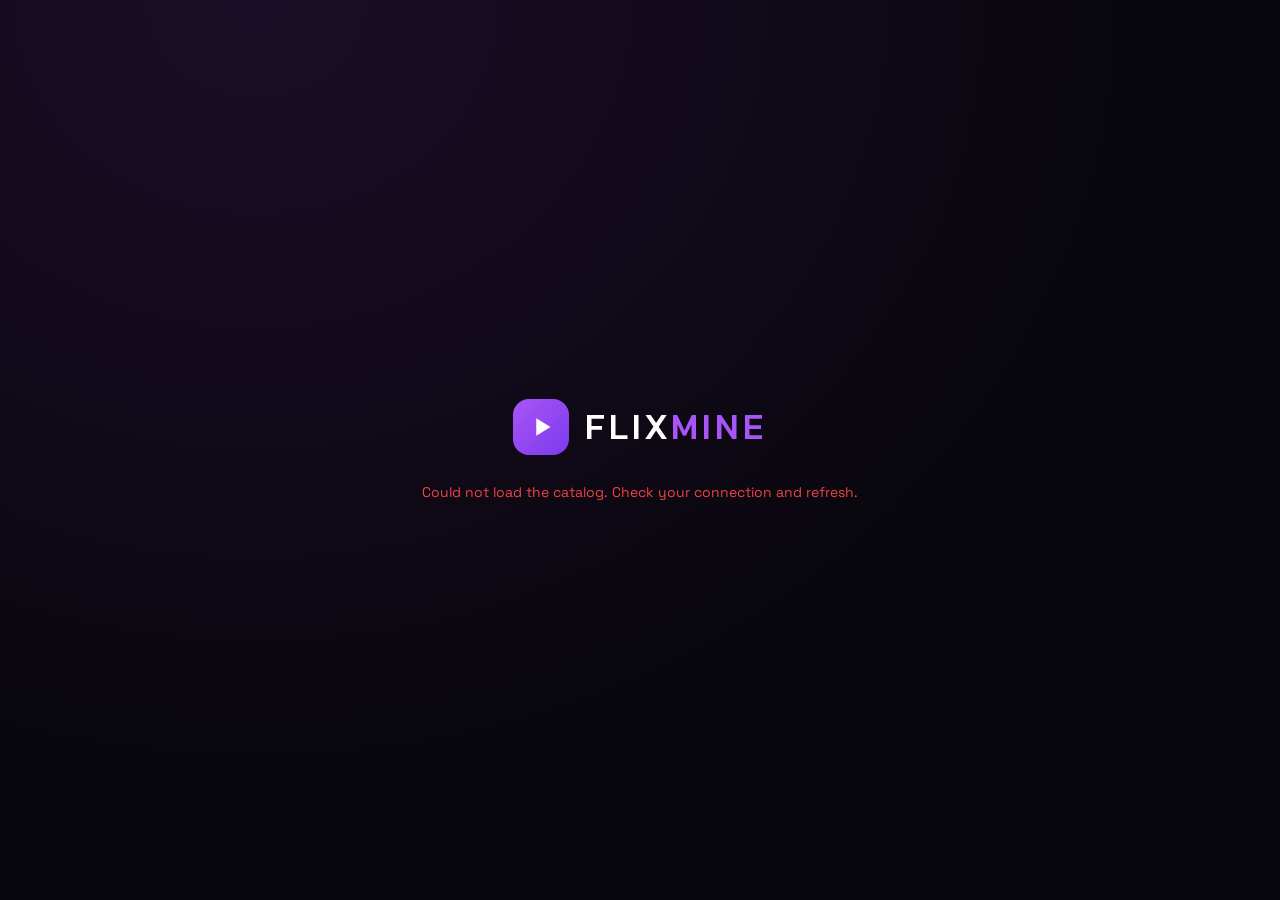
<file: index.html>
<!DOCTYPE html>
<html lang="en">
<head>
  <meta charset="UTF-8">
  <meta name="viewport" content="width=device-width, initial-scale=1.0">
  <title>FlixMine — Free Movies on YouTube</title>
  <meta name="description" content="FlixMine curates legally free movies from trusted YouTube channels. No accounts, no ads, no tracking — just free movies.">
  <link rel="icon" type="image/png" href="assets/flixmine-icon.png">
  <link rel="preconnect" href="https://fonts.googleapis.com">
  <link rel="preconnect" href="https://fonts.gstatic.com" crossorigin>
  <link href="https://fonts.googleapis.com/css2?family=Chakra+Petch:wght@400;500;600;700&family=Space+Grotesk:wght@400;500;600;700&display=swap" rel="stylesheet">
  <link rel="stylesheet" href="styles.css">
</head>
<body>

  <!-- ============ NAV ============ -->
  <header class="nav">
    <a class="logo" href="#home" aria-label="FlixMine home">
      <span class="logo-mark"><svg viewBox="0 0 24 24" fill="none"><path d="M9 6.5v11l9-5.5-9-5.5z" fill="#fff"/></svg></span>
      <span class="wordmark">FLIX<em>MINE</em></span>
    </a>
    <nav class="tabs" id="tabs" aria-label="Categories"></nav>
    <div class="nav-actions">
      <button class="icon-btn" id="btn-search" aria-label="Search" title="Search">
        <svg viewBox="0 0 24 24" fill="none" stroke="currentColor" stroke-width="2" stroke-linecap="round"><circle cx="11" cy="11" r="7"/><path d="m20 20-3.5-3.5"/></svg>
      </button>
      <button class="icon-btn" id="btn-about" aria-label="About" title="About">
        <svg viewBox="0 0 24 24" fill="none" stroke="currentColor" stroke-width="2" stroke-linecap="round"><circle cx="12" cy="12" r="9"/><path d="M12 11v6"/><circle cx="12" cy="7.5" r="0.5" fill="currentColor"/></svg>
      </button>
    </div>
  </header>

  <!-- ============ LOADING / ERROR ============ -->
  <div class="splash" id="splash">
    <div class="splash-logo">
      <span class="logo-mark logo-mark-lg"><svg viewBox="0 0 24 24" fill="none"><path d="M9 6.5v11l9-5.5-9-5.5z" fill="#fff"/></svg></span>
      <span class="wordmark wordmark-lg">FLIX<em>MINE</em></span>
    </div>
    <div class="splash-status" id="splash-status">Loading catalog…</div>
  </div>

  <!-- ============ BROWSE ============ -->
  <main class="browse" id="browse" hidden>
    <section class="hero" id="hero">
      <div class="hero-backdrop" id="hero-backdrop"></div>
      <div class="hero-tint"></div>
      <div class="hero-fade-left"></div>
      <div class="hero-fade-bottom"></div>
      <div class="hero-content" id="hero-content"></div>
    </section>
    <section class="rows" id="rows"></section>
  </main>

  <!-- ============ DETAIL ============ -->
  <div class="detail" id="detail" hidden>
    <div class="detail-backdrop" id="detail-backdrop"></div>
    <div class="hero-tint"></div>
    <div class="detail-fade"></div>
    <button class="back-btn" id="btn-back" aria-label="Back">← Back</button>
    <div class="detail-body" id="detail-body"></div>
  </div>

  <!-- ============ SEARCH ============ -->
  <div class="search" id="search" hidden>
    <div class="search-bar">
      <svg viewBox="0 0 24 24" fill="none" stroke="currentColor" stroke-width="2" stroke-linecap="round"><circle cx="11" cy="11" r="7"/><path d="m20 20-3.5-3.5"/></svg>
      <input type="text" id="search-input" placeholder="Search movies…" autocomplete="off">
      <button class="back-btn" id="btn-search-close">Close</button>
    </div>
    <div class="search-results" id="search-results"></div>
  </div>

  <!-- ============ ABOUT ============ -->
  <div class="about" id="about" hidden>
    <button class="back-btn about-back" id="btn-about-close">← Back</button>
    <div class="about-content">
      <div class="about-label">ABOUT</div>
      <h1>FlixMine</h1>
      <div class="about-version">Version 1.0</div>
      <p>There are more than enough great movies out there to enjoy — you shouldn't need a dozen subscriptions to watch them. FlixMine brings together free, legal movies from YouTube and gives you a premium discovery experience, so finding your next favorite film feels just as good as watching it.</p>
      <div class="about-made-by">
        <span>Made by</span>
        <a href="https://neeko-portfolio.pages.dev/" target="_blank" rel="noopener">
          <img src="assets/neeko_logo.png" alt="neeko">
        </a>
      </div>
    </div>
    <div class="tmdb-attribution">Movie data provided by <span class="tmdb-logo">TMDB</span></div>
  </div>

  <!-- ============ PLAYER MODAL ============ -->
  <div class="player" id="player" hidden>
    <button class="back-btn player-close" id="btn-player-close">✕ Close</button>
    <div class="player-frame" id="player-frame"></div>
  </div>

  <footer class="site-footer" id="site-footer" hidden>
    <span>FlixMine does not host or stream any video content. All playback happens on YouTube via official channels.</span>
    <span class="tmdb-line">Movie data provided by <span class="tmdb-logo">TMDB</span></span>
  </footer>

  <script src="app.js"></script>
</body>
</html>
</file>
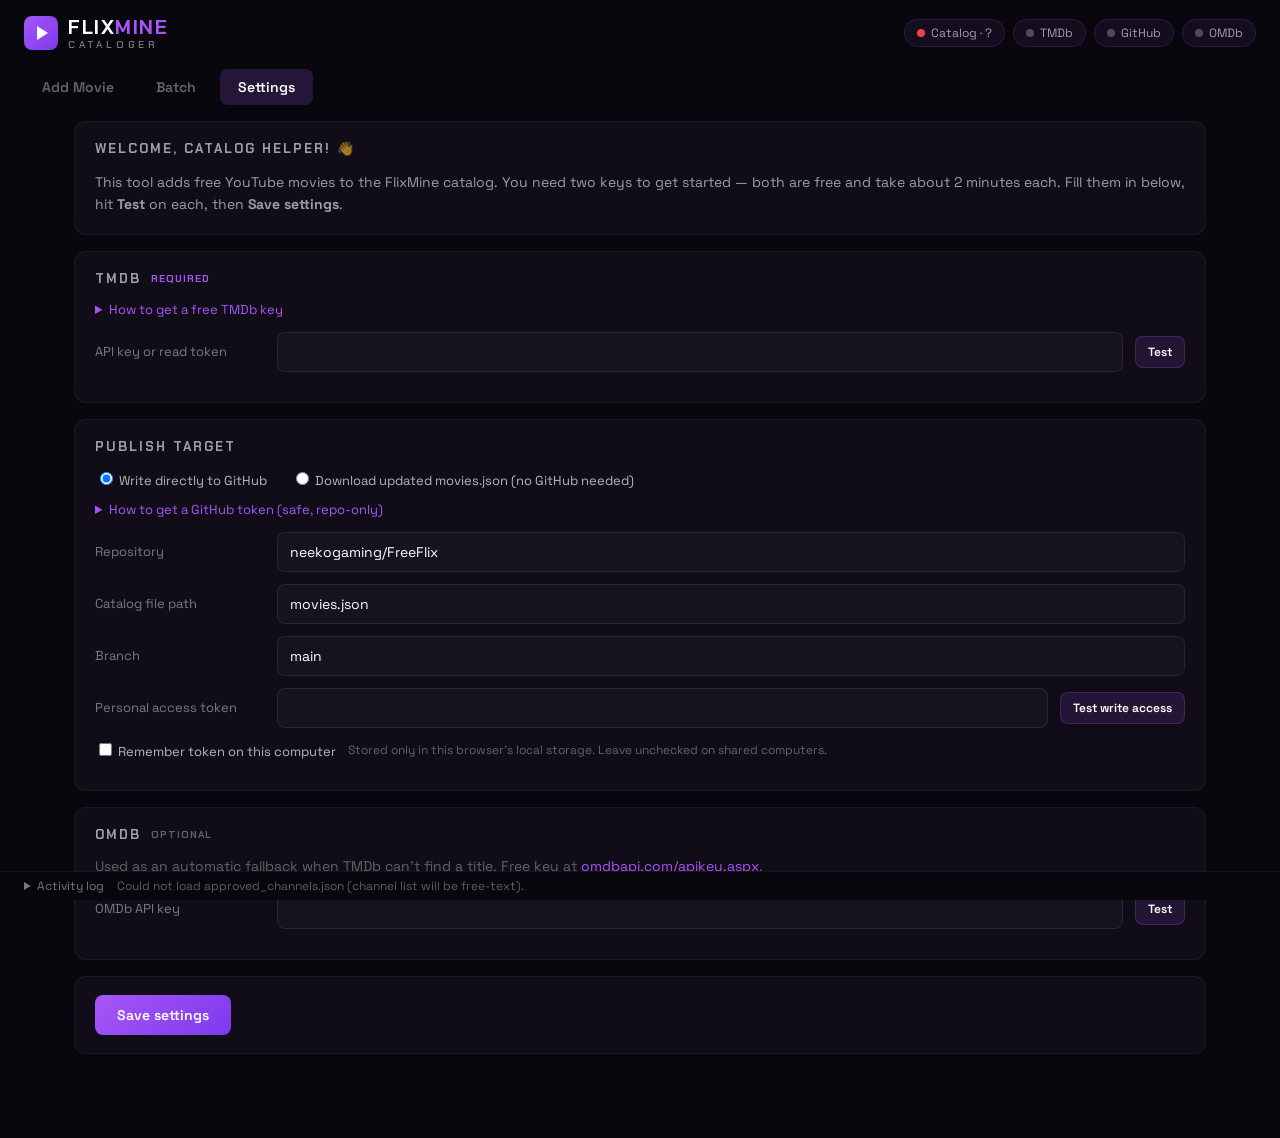
<file: cataloger/index.html>
<!DOCTYPE html>
<html lang="en">
<head>
<meta charset="UTF-8">
<meta name="viewport" content="width=device-width, initial-scale=1.0">
<meta name="robots" content="noindex">
<title>FlixMine Cataloger</title>
<link rel="preconnect" href="https://fonts.googleapis.com">
<link rel="preconnect" href="https://fonts.gstatic.com" crossorigin>
<link href="https://fonts.googleapis.com/css2?family=Chakra+Petch:wght@600;700&family=Space+Grotesk:wght@400;500;600&display=swap" rel="stylesheet">
<link rel="stylesheet" href="styles.css">
</head>
<body>

<header class="topbar">
    <div class="brand">
        <div class="logomark"><span class="play"></span></div>
        <div class="wordmark">
            <span class="flix">FLIX</span><span class="mine">MINE</span>
            <span class="sub">CATALOGER</span>
        </div>
    </div>
    <div class="status-chips">
        <div class="chip" id="chipCatalog" title="Catalog"><span class="dot" id="dotCatalog"></span><span id="chipCatalogText">Catalog</span></div>
        <div class="chip" id="chipTmdb" title="TMDb"><span class="dot" id="dotTmdb"></span>TMDb</div>
        <div class="chip" id="chipGithub" title="GitHub"><span class="dot" id="dotGithub"></span>GitHub</div>
        <div class="chip" id="chipOmdb" title="OMDb (optional)"><span class="dot" id="dotOmdb"></span>OMDb</div>
    </div>
</header>

<nav class="tabs">
    <button class="tab active" id="tabAdd" data-view="viewAdd">Add Movie</button>
    <button class="tab" id="tabBatch" data-view="viewBatch">Batch <span class="tab-badge" id="batchBadge" hidden>0</span></button>
    <button class="tab" id="tabSettings" data-view="viewSettings">Settings</button>
</nav>

<main>

<!-- ============ ADD MOVIE ============ -->
<section class="view active" id="viewAdd">

    <div class="card" id="linkCard">
        <div class="card-title">1 · YouTube Link</div>
        <div class="link-row">
            <input type="text" id="ytUrl" placeholder="Paste a YouTube movie link — matching starts automatically" autocomplete="off" spellcheck="false">
            <span class="link-status" id="ytStatus"></span>
        </div>
        <div class="yt-info" id="ytInfo" hidden>
            <a id="ytThumbLink" target="_blank" rel="noopener" title="Open on YouTube">
                <img id="ytThumb" alt="Video thumbnail">
            </a>
            <div class="yt-fields">
                <label>Detected title <span class="hint">(edit + press Enter to re-search)</span></label>
                <input type="text" id="ytTitle" autocomplete="off" spellcheck="false">
                <div class="raw-title" id="rawTitleRow" hidden>
                    <span class="raw-label">Full title:</span> <span id="rawTitleText"></span>
                    <a href="#" id="useFullTitle">use full title ↩</a>
                </div>
                <div class="yt-meta">
                    <span>Channel: <b id="ytChannelRaw">—</b></span>
                    <span>Video ID: <code id="ytVideoId">—</code></span>
                    <a id="ytOpenLink" target="_blank" rel="noopener">Open on YouTube ↗</a>
                </div>
            </div>
        </div>
    </div>

    <div class="card" id="matchCard" hidden>
        <div class="card-title">2 · Match <span class="match-status" id="matchStatus"></span></div>
        <div class="cand-list" id="candList"></div>
        <details class="manual-tools">
            <summary>Manual lookup tools</summary>
            <div class="manual-grid">
                <div class="manual-item">
                    <label>TMDb ID</label>
                    <div class="pair"><input type="text" id="manTmdbId" placeholder="e.g. 397852"><button class="btn small" id="btnLoadTmdb">Load</button></div>
                </div>
                <div class="manual-item">
                    <label>IMDb ID or URL</label>
                    <div class="pair"><input type="text" id="manImdb" placeholder="tt1234567"><button class="btn small" id="btnFindImdb">Find</button></div>
                </div>
                <div class="manual-item buttons">
                    <button class="btn small" id="btnImdbWeb">Search IMDb in browser ↗</button>
                    <button class="btn small" id="btnOmdb">Try OMDb fallback</button>
                </div>
            </div>
        </details>
    </div>

    <div class="card verify-card" id="verifyCard" hidden>
        <div class="verify-backdrop" id="vBackdropWrap"><img id="vBackdrop" alt=""></div>
        <div class="verify-body">
            <div class="verify-left">
                <img id="vPoster" class="v-poster" alt="Poster">
                <div class="compare">
                    <div class="compare-label">Video thumbnail</div>
                    <img id="vYtThumb" class="v-ytthumb" alt="YouTube thumbnail">
                </div>
            </div>
            <div class="verify-right">
                <div class="card-title">3 · Verify &amp; Add</div>
                <h2 id="vTitle">—</h2>
                <div class="v-meta" id="vMeta">—</div>
                <div class="v-genres" id="vGenres"></div>
                <p class="v-overview" id="vOverview"></p>
                <div class="v-credits"><span id="vDirector"></span><span id="vCast"></span></div>

                <div class="channel-row">
                    <label>Channel</label>
                    <select id="channelSelect"></select>
                    <input type="text" id="channelCustom" placeholder="custom_channel_id" hidden>
                    <span class="channel-warn" id="channelWarn" hidden>⚠ not in approved_channels.json</span>
                </div>

                <div class="append-row">
                    <div class="badge" id="dupBadge">Checking duplicates…</div>
                    <div class="next-id" id="nextIdText">Next ID: —</div>
                    <button class="btn primary" id="btnAppend" disabled>Add to Catalog</button>
                    <button class="btn" id="btnSkipDup" hidden>Skip — already in catalog ▸</button>
                </div>
                <div class="append-status" id="appendStatus"></div>

                <details class="json-details">
                    <summary>JSON preview</summary>
                    <pre id="jsonPreview"></pre>
                    <button class="btn small" id="btnCopyJson">Copy JSON</button>
                </details>
            </div>
        </div>
    </div>

    <div class="card" id="recentCard" hidden>
        <div class="card-title">Recently added <button class="btn tiny" id="btnRefreshRecent">refresh</button></div>
        <div class="recent-strip" id="recentList"></div>
    </div>

</section>

<!-- ============ BATCH ============ -->
<section class="view" id="viewBatch">
    <div class="card">
        <div class="card-title">Batch links</div>
        <textarea id="batchLinks" placeholder="Paste many YouTube links — one per line (or separated by spaces)"></textarea>
        <div class="batch-controls">
            <button class="btn primary" id="btnBuildQueue">Build Queue &amp; Auto-Match</button>
            <button class="btn" id="btnReviewNext" disabled>Review Next Ready ▸</button>
            <button class="btn" id="btnExportSkipped" disabled>Copy skipped links</button>
            <button class="btn danger" id="btnClearQueue">Clear queue</button>
        </div>
    </div>
    <div class="card">
        <div class="card-title">Queue <span class="match-status" id="batchCounts"></span></div>
        <div class="batch-progress" id="batchProgress" hidden><div class="bar" id="batchProgressBar"></div></div>
        <table class="batch-table">
            <thead><tr><th></th><th>Video</th><th>Best match</th><th>Confidence</th><th></th></tr></thead>
            <tbody id="batchTableBody"></tbody>
        </table>
    </div>
</section>

<!-- ============ SETTINGS ============ -->
<section class="view" id="viewSettings">

    <div class="card welcome" id="firstRunBanner" hidden>
        <div class="card-title">Welcome, catalog helper! 👋</div>
        <p>This tool adds free YouTube movies to the FlixMine catalog. You need two keys to get started —
        both are free and take about 2 minutes each. Fill them in below, hit <b>Test</b> on each, then <b>Save settings</b>.</p>
    </div>

    <div class="card">
        <div class="card-title">TMDb <span class="req">required</span> <span class="test-msg" id="tmdbTestMsg"></span></div>
        <details class="howto"><summary>How to get a free TMDb key</summary>
            <ol>
                <li>Create a free account at <a href="https://www.themoviedb.org/signup" target="_blank" rel="noopener">themoviedb.org</a></li>
                <li>Go to <a href="https://www.themoviedb.org/settings/api" target="_blank" rel="noopener">Settings → API</a> and request a key (choose "Developer", any personal use reason is fine)</li>
                <li>Copy either the <b>API Key</b> or the <b>API Read Access Token</b> — both work here</li>
            </ol>
        </details>
        <div class="form-row">
            <label>API key or read token</label>
            <input type="password" id="setTmdb" autocomplete="off">
            <button class="btn small" id="btnTestTmdb">Test</button>
        </div>
    </div>

    <div class="card">
        <div class="card-title">Publish target <span class="test-msg" id="ghTestMsg"></span></div>
        <div class="form-row radio-row">
            <label><input type="radio" name="target" id="targetGithub" checked> Write directly to GitHub</label>
            <label><input type="radio" name="target" id="targetDownload"> Download updated movies.json (no GitHub needed)</label>
        </div>
        <div id="githubSettings">
            <details class="howto"><summary>How to get a GitHub token (safe, repo-only)</summary>
                <ol>
                    <li>You need a GitHub account and write access to the catalog repo (ask neeko to add you as a collaborator)</li>
                    <li>Go to <a href="https://github.com/settings/personal-access-tokens/new" target="_blank" rel="noopener">github.com → Settings → Developer settings → Fine-grained tokens → Generate new token</a></li>
                    <li>Under <b>Repository access</b> pick <b>Only select repositories</b> → choose the catalog repo</li>
                    <li>Under <b>Permissions → Repository permissions</b> set <b>Contents</b> to <b>Read and write</b>. Nothing else is needed.</li>
                    <li>Generate and copy the token (starts with <code>github_pat_</code>)</li>
                </ol>
            </details>
            <div class="form-row"><label>Repository</label><input type="text" id="setRepo" placeholder="owner/repo"></div>
            <div class="form-row"><label>Catalog file path</label><input type="text" id="setPath" placeholder="movies.json"></div>
            <div class="form-row"><label>Branch</label><input type="text" id="setBranch" placeholder="main"></div>
            <div class="form-row">
                <label>Personal access token</label>
                <input type="password" id="setToken" autocomplete="off">
                <button class="btn small" id="btnTestGithub">Test write access</button>
            </div>
            <div class="form-row check-row">
                <label><input type="checkbox" id="setRemember"> Remember token on this computer</label>
                <span class="hint">Stored only in this browser's local storage. Leave unchecked on shared computers.</span>
            </div>
        </div>
    </div>

    <div class="card">
        <div class="card-title">OMDb <span class="opt">optional</span> <span class="test-msg" id="omdbTestMsg"></span></div>
        <p class="hint">Used as an automatic fallback when TMDb can't find a title. Free key at
            <a href="https://www.omdbapi.com/apikey.aspx" target="_blank" rel="noopener">omdbapi.com/apikey.aspx</a>.</p>
        <div class="form-row">
            <label>OMDb API key</label>
            <input type="password" id="setOmdb" autocomplete="off">
            <button class="btn small" id="btnTestOmdb">Test</button>
        </div>
    </div>

    <div class="card save-card">
        <button class="btn primary" id="btnSaveSettings">Save settings</button>
        <span class="test-msg" id="saveMsg"></span>
    </div>

</section>

</main>

<footer class="logbar">
    <details id="logDetails">
        <summary>Activity log <span id="logLatest"></span></summary>
        <div class="log-actions"><button class="btn tiny" id="btnClearLog">clear</button></div>
        <ul id="logList"></ul>
    </details>
</footer>

<!-- bump ?v= on every app.js change so browsers can't serve a stale copy -->
<script src="app.js?v=10"></script>
</body>
</html>
</file>
<file: styles.css>
/* ============ FlixMine design system ============ */
:root {
  --bg: #09070E;
  --primary: #A855F7;
  --primary-dark: #7C3AED;
  --youtube-red: #FF0000;
  --white: #FFFFFF;

  --text-focused: rgba(255,255,255,0.7);
  --text-section: rgba(255,255,255,0.6);
  --text-meta: rgba(255,255,255,0.45);
  --text-inactive-tab: rgba(255,255,255,0.38);
  --text-description: rgba(255,255,255,0.35);
  --text-label: rgba(255,255,255,0.3);
  --text-attribution: rgba(255,255,255,0.25);

  --surface-button: rgba(255,255,255,0.06);
  --surface-border: rgba(255,255,255,0.08);
  --surface-poster-border: rgba(255,255,255,0.05);

  --primary-rating-bg: rgba(168,85,247,0.2);
  --primary-tab-bg: rgba(168,85,247,0.18);
  --primary-poster-border: rgba(168,85,247,0.15);
  --primary-button-bg: rgba(168,85,247,0.12);
  --primary-pill-bg: rgba(168,85,247,0.08);

  --font-display: 'Chakra Petch', sans-serif;
  --font-body: 'Space Grotesk', sans-serif;
}

* { margin: 0; padding: 0; box-sizing: border-box; }
html, body { height: 100%; }
body {
  background: var(--bg);
  color: var(--white);
  font-family: var(--font-body);
  overflow-x: hidden;
}
button { font-family: var(--font-body); cursor: pointer; }
[hidden] { display: none !important; }

::-webkit-scrollbar { width: 8px; height: 8px; }
::-webkit-scrollbar-track { background: transparent; }
::-webkit-scrollbar-thumb { background: rgba(168,85,247,0.25); border-radius: 4px; }
::-webkit-scrollbar-thumb:hover { background: rgba(168,85,247,0.5); }

/* ============ Logo ============ */
.logo { display: flex; align-items: center; gap: 10px; text-decoration: none; }
.logo-mark {
  width: 32px; height: 32px; border-radius: 9px;
  background: linear-gradient(135deg, var(--primary), var(--primary-dark));
  display: inline-flex; align-items: center; justify-content: center;
  flex-shrink: 0;
}
.logo-mark svg { width: 22px; height: 22px; }
.logo-mark-lg { width: 56px; height: 56px; border-radius: 16px; }
.logo-mark-lg svg { width: 38px; height: 38px; }
.wordmark {
  font-family: var(--font-display); font-weight: 700;
  font-size: 18px; letter-spacing: 2px; color: var(--white);
}
.wordmark em { font-style: normal; color: var(--primary); }
.wordmark-lg { font-size: 34px; letter-spacing: 4px; }

/* ============ Nav ============ */
.nav {
  position: fixed; top: 0; left: 0; right: 0; z-index: 50;
  display: flex; align-items: center; gap: 28px;
  padding: 18px 40px;
  background: linear-gradient(to bottom, rgba(9,7,14,0.9), rgba(9,7,14,0));
}
.tabs { display: flex; gap: 4px; flex: 1; overflow-x: auto; scrollbar-width: none; }
.tabs::-webkit-scrollbar { display: none; }
.tab {
  background: transparent; border: none;
  color: var(--text-inactive-tab);
  font-size: 14px; font-weight: 500;
  padding: 7px 14px; border-radius: 999px;
  white-space: nowrap;
  transition: color .15s, background .15s;
}
.tab:hover { color: var(--text-focused); }
.tab.active { background: var(--primary-tab-bg); color: var(--white); }
.nav-actions { display: flex; gap: 8px; }
.icon-btn {
  width: 36px; height: 36px; border-radius: 50%;
  background: var(--surface-button); border: 1px solid var(--surface-border);
  color: var(--text-focused);
  display: inline-flex; align-items: center; justify-content: center;
  transition: background .15s, color .15s;
}
.icon-btn svg { width: 17px; height: 17px; }
.icon-btn:hover { background: var(--primary-tab-bg); color: var(--white); }

/* ============ Splash ============ */
.splash {
  position: fixed; inset: 0; z-index: 100;
  background: radial-gradient(ellipse at 20% 0%, rgba(45,20,65,0.5), transparent 60%), var(--bg);
  display: flex; flex-direction: column; align-items: center; justify-content: center; gap: 28px;
}
.splash-logo { display: flex; align-items: center; gap: 16px; }
.splash-status { color: var(--text-label); font-size: 14px; }
.splash-status.error { color: #EF4444; }

/* ============ Hero ============ */
.browse { min-height: 100vh; display: flex; flex-direction: column; }
.hero { position: relative; height: 62vh; min-height: 420px; }
.hero-backdrop, .detail-backdrop {
  position: absolute; inset: 0;
  background-size: cover; background-position: center 20%;
  transition: opacity .5s ease;
}
.hero-tint {
  position: absolute; inset: 0;
  background: radial-gradient(ellipse at 0% 0%, rgba(45,20,65,0.5), transparent 65%);
}
.hero-fade-left {
  position: absolute; inset: 0;
  background: linear-gradient(to right, var(--bg) 0%, rgba(9,7,14,0.85) 25%, rgba(9,7,14,0) 65%);
}
.hero-fade-bottom {
  position: absolute; inset: 0;
  background: linear-gradient(to top, var(--bg) 0%, rgba(9,7,14,0) 40%);
}
.hero-content {
  position: relative; z-index: 2;
  height: 100%; display: flex; flex-direction: column; justify-content: flex-end;
  padding: 0 40px 24px; max-width: 640px;
}
.hero-title {
  font-family: var(--font-display); font-weight: 700;
  font-size: clamp(34px, 5vw, 58px); line-height: 0.95;
  letter-spacing: 1px; text-transform: uppercase;
  margin-bottom: 16px;
}
.meta-row { display: flex; align-items: center; gap: 12px; flex-wrap: wrap; margin-bottom: 14px; }
.rating-badge {
  background: var(--primary-rating-bg); color: var(--primary);
  font-weight: 600; font-size: 13px;
  padding: 3px 9px; border-radius: 6px;
  display: inline-flex; align-items: center; gap: 4px;
}
.meta-text { color: var(--text-meta); font-size: 14px; font-weight: 500; }
.meta-dot { color: var(--text-meta); font-size: 10px; }
.hero-overview {
  color: var(--text-description); font-size: 14.5px; line-height: 1.55;
  margin-bottom: 18px;
  display: -webkit-box; -webkit-line-clamp: 2; -webkit-box-orient: vertical; overflow: hidden;
}
.source-row { display: flex; align-items: center; gap: 14px; flex-wrap: wrap; }
.yt-label { display: inline-flex; align-items: center; gap: 8px; color: var(--text-label); font-size: 13px; font-weight: 500; }
.yt-icon { width: 22px; height: 16px; }
.channel-pill {
  display: inline-flex; align-items: center; gap: 7px;
  background: var(--primary-pill-bg); border: 1px solid var(--primary-poster-border);
  color: rgba(168,85,247,0.85);
  font-size: 12.5px; font-weight: 500;
  padding: 4px 12px 4px 5px; border-radius: 999px;
}
.channel-pill img { width: 20px; height: 20px; border-radius: 50%; }
.channel-pill.no-logo { padding-left: 12px; }

/* ============ Poster rows ============ */
.rows { position: relative; z-index: 3; padding: 0 0 40px; margin-top: -8px; }
.row { margin-bottom: 26px; }
.row-header {
  color: var(--text-section); font-size: 14px; font-weight: 600;
  padding: 0 40px; margin-bottom: 10px;
}
.row-scroller {
  display: flex; gap: 12px; overflow-x: auto;
  padding: 4px 40px 8px;
  scrollbar-width: none;
}
.row-scroller::-webkit-scrollbar { display: none; }
.poster-card {
  flex: 0 0 auto; width: 138px;
  background: none; border: 2px solid var(--surface-poster-border);
  border-radius: 8px; overflow: hidden;
  aspect-ratio: 2 / 3; position: relative;
  padding: 0;
  transition: transform .18s ease, border-color .18s ease;
}
.poster-card img { width: 100%; height: 100%; object-fit: cover; display: block; }
.poster-card:hover, .poster-card:focus-visible {
  transform: scale(1.06);
  border-color: var(--primary);
  outline: none; z-index: 2;
}
.poster-fallback {
  width: 100%; height: 100%;
  display: flex; align-items: center; justify-content: center;
  padding: 12px; text-align: center;
  color: var(--text-label); font-size: 12px; font-weight: 500;
  background: var(--surface-button);
}

/* ============ Detail ============ */
.detail { position: fixed; inset: 0; z-index: 60; background: var(--bg); overflow-y: auto; }
.detail-backdrop { position: fixed; }
.detail-fade {
  position: fixed; inset: 0;
  background:
    linear-gradient(to right, var(--bg) 0%, rgba(9,7,14,0.88) 32%, rgba(9,7,14,0.2) 70%),
    linear-gradient(to top, var(--bg) 6%, rgba(9,7,14,0) 50%);
}
.back-btn {
  background: var(--surface-button); border: 1px solid var(--surface-border);
  color: var(--text-focused); font-size: 13px; font-weight: 500;
  padding: 8px 18px; border-radius: 999px;
  transition: background .15s, color .15s;
}
.back-btn:hover { background: var(--primary-tab-bg); color: var(--white); }
.detail > .back-btn { position: fixed; top: 20px; left: 40px; z-index: 5; }
.detail-body {
  position: relative; z-index: 2;
  min-height: 100vh;
  display: flex; align-items: flex-end; gap: 36px;
  padding: 110px 40px 60px;
  max-width: 1100px;
}
.detail-poster {
  width: 220px; flex-shrink: 0;
  aspect-ratio: 2 / 3; border-radius: 10px; overflow: hidden;
  border: 1px solid var(--surface-border);
  box-shadow: 0 20px 60px rgba(0,0,0,0.6);
}
.detail-poster img { width: 100%; height: 100%; object-fit: cover; display: block; }
.detail-info { flex: 1; min-width: 0; }
.detail-title {
  font-family: var(--font-display); font-weight: 700;
  font-size: clamp(28px, 4vw, 44px); line-height: 0.95;
  letter-spacing: 1px; text-transform: uppercase;
  margin-bottom: 14px;
}
.detail-overview { color: var(--text-description); font-size: 14.5px; line-height: 1.6; margin: 16px 0; max-width: 620px; }
.credits { margin-bottom: 22px; }
.credit-line { font-size: 13px; margin-bottom: 5px; }
.credit-line .label { color: var(--text-label); }
.credit-line .names { color: var(--text-meta); }
.detail-actions { display: flex; align-items: center; gap: 14px; flex-wrap: wrap; margin-bottom: 20px; }
.btn-watch {
  background: linear-gradient(135deg, var(--primary), var(--primary-dark));
  border: none; color: var(--white);
  font-size: 14px; font-weight: 600;
  padding: 12px 26px; border-radius: 999px;
  display: inline-flex; align-items: center; gap: 9px;
  transition: filter .15s, transform .15s;
}
.btn-watch:hover { filter: brightness(1.15); transform: translateY(-1px); }
.btn-watch svg { width: 16px; height: 16px; }
.btn-youtube {
  background: var(--primary-button-bg); border: 1px solid var(--primary-poster-border);
  color: var(--text-focused); font-size: 13px; font-weight: 500;
  padding: 11px 20px; border-radius: 999px;
  text-decoration: none;
  display: inline-flex; align-items: center; gap: 8px;
  transition: background .15s, color .15s;
}
.btn-youtube:hover { background: var(--primary-tab-bg); color: var(--white); }
.detail-attribution { color: var(--text-attribution); font-size: 11px; }

/* ============ Search ============ */
.search { position: fixed; inset: 0; z-index: 70; background: var(--bg); overflow-y: auto; }
.search-bar {
  position: sticky; top: 0; z-index: 2;
  display: flex; align-items: center; gap: 14px;
  padding: 24px 40px;
  background: linear-gradient(to bottom, var(--bg) 70%, rgba(9,7,14,0));
}
.search-bar svg { width: 20px; height: 20px; color: var(--text-label); flex-shrink: 0; }
#search-input {
  flex: 1; background: transparent; border: none; outline: none;
  color: var(--white); font-family: var(--font-body);
  font-size: 22px; font-weight: 500;
}
#search-input::placeholder { color: var(--text-label); }
.search-results {
  display: grid; grid-template-columns: repeat(auto-fill, minmax(138px, 1fr));
  gap: 14px; padding: 10px 40px 50px;
}
.search-results .poster-card { width: 100%; }
.search-empty { grid-column: 1 / -1; color: var(--text-label); font-size: 14px; padding: 30px 0; text-align: center; }

/* ============ About ============ */
.about {
  position: fixed; inset: 0; z-index: 70;
  background: radial-gradient(ellipse at 20% 0%, rgba(45,20,65,0.4), transparent 60%), var(--bg);
  display: flex; flex-direction: column; align-items: center; justify-content: center;
  overflow-y: auto;
}
.about-back { position: fixed; top: 20px; right: 40px; }
.about-content { max-width: 660px; text-align: center; padding: 40px 24px; }
.about-label { color: var(--primary); font-family: var(--font-display); font-weight: 600; font-size: 14px; letter-spacing: 5px; margin-bottom: 20px; }
.about-content h1 { font-family: var(--font-display); font-weight: 700; font-size: 40px; margin-bottom: 6px; }
.about-version { color: var(--text-label); font-size: 14px; margin-bottom: 30px; }
.about-content p { color: var(--text-description); font-size: 15px; line-height: 1.7; margin-bottom: 44px; }
.about-made-by { display: flex; flex-direction: column; align-items: center; gap: 12px; color: var(--text-label); font-size: 13px; }
.about-made-by img { height: 30px; opacity: 0.85; transition: opacity .15s, transform .15s; }
.about-made-by a:hover img { opacity: 1; transform: translateY(-1px); }
.tmdb-attribution {
  position: fixed; bottom: 24px; left: 0; right: 0;
  text-align: center; color: var(--text-attribution); font-size: 12px;
}
.tmdb-logo {
  display: inline-block; padding: 2px 7px; border-radius: 4px;
  background: linear-gradient(90deg, #90CEA1, #01B4E4);
  color: #0d253f; font-weight: 700; font-size: 10px; letter-spacing: 1px;
  vertical-align: middle;
}

/* ============ Player ============ */
.player {
  position: fixed; inset: 0; z-index: 90;
  background: rgba(9,7,14,0.96);
  display: flex; align-items: center; justify-content: center;
}
.player-close { position: fixed; top: 20px; right: 40px; z-index: 2; }
.player-frame { width: min(1100px, 92vw); aspect-ratio: 16 / 9; }
.player-frame iframe { width: 100%; height: 100%; border: none; border-radius: 10px; }

/* ============ Footer ============ */
.site-footer {
  display: flex; flex-direction: column; gap: 8px; align-items: center;
  padding: 26px 40px 34px;
  color: var(--text-attribution); font-size: 12px; text-align: center;
}

/* ============ Responsive ============ */
@media (max-width: 760px) {
  .nav { padding: 12px 16px; gap: 12px; }
  .wordmark { font-size: 15px; }
  .hero-content, .row-header { padding-left: 16px; padding-right: 16px; }
  .row-scroller { padding-left: 16px; padding-right: 16px; }
  .hero { height: 72vh; }
  .hero-content { max-width: 100%; }
  .poster-card { width: 108px; }
  .detail-body { flex-direction: column; align-items: flex-start; padding: 90px 16px 40px; }
  .detail-poster { width: 150px; }
  .detail > .back-btn { left: 16px; }
  .about-back, .player-close { right: 16px; }
  .search-bar { padding: 16px; }
  .search-results { padding: 10px 16px 40px; grid-template-columns: repeat(auto-fill, minmax(104px, 1fr)); }
  .site-footer { padding: 20px 16px 28px; }
}
</file>
<file: cataloger/styles.css>
:root {
    --bg: #09070E;
    --card: #100D18;
    --card2: #16121F;
    --primary: #A855F7;
    --primary-dark: #7C3AED;
    --green: #22C55E;
    --amber: #F59E0B;
    --red: #EF4444;
    --t100: #FFFFFF;
    --t70: rgba(255,255,255,0.7);
    --t60: rgba(255,255,255,0.6);
    --t45: rgba(255,255,255,0.45);
    --t35: rgba(255,255,255,0.35);
    --t25: rgba(255,255,255,0.25);
    --border: rgba(168,85,247,0.15);
    --font-head: 'Chakra Petch', sans-serif;
    --font-body: 'Space Grotesk', sans-serif;
}

* { box-sizing: border-box; }

body {
    margin: 0;
    background: var(--bg);
    color: var(--t100);
    font-family: var(--font-body);
    font-size: 14px;
    min-height: 100vh;
    padding-bottom: 60px;
}

a { color: var(--primary); text-decoration: none; }
a:hover { text-decoration: underline; }
code { font-family: Consolas, monospace; color: var(--t70); }

/* ---------- Top bar ---------- */
.topbar {
    display: flex; align-items: center; justify-content: space-between;
    padding: 14px 24px 10px;
}
.brand { display: flex; align-items: center; gap: 10px; }
.logomark {
    width: 34px; height: 34px; border-radius: 8px;
    background: linear-gradient(135deg, var(--primary), var(--primary-dark));
    display: flex; align-items: center; justify-content: center;
}
.logomark .play {
    width: 0; height: 0;
    border-left: 11px solid #fff;
    border-top: 7px solid transparent;
    border-bottom: 7px solid transparent;
    margin-left: 3px;
}
.wordmark { font-family: var(--font-head); font-weight: 700; font-size: 20px; letter-spacing: 1.5px; }
.wordmark .flix { color: var(--t100); }
.wordmark .mine { color: var(--primary); }
.wordmark .sub {
    display: block; font-size: 10px; letter-spacing: 4px; color: var(--t45);
    font-weight: 600; margin-top: -2px;
}

.status-chips { display: flex; gap: 8px; flex-wrap: wrap; }
.chip {
    display: flex; align-items: center; gap: 6px;
    background: rgba(168,85,247,0.08);
    border: 1px solid var(--border);
    padding: 5px 12px; border-radius: 999px;
    font-size: 12px; color: var(--t60);
}
.dot { width: 8px; height: 8px; border-radius: 50%; background: var(--t25); }
.dot.ok { background: var(--green); }
.dot.bad { background: var(--red); }
.dot.warn { background: var(--amber); }

/* ---------- Tabs ---------- */
.tabs { display: flex; gap: 6px; padding: 8px 24px; }
.tab {
    font-family: var(--font-body); font-weight: 600; font-size: 14px;
    background: transparent; color: rgba(255,255,255,0.38);
    border: none; border-radius: 8px; padding: 9px 18px; cursor: pointer;
}
.tab:hover { color: var(--t70); }
.tab.active { background: rgba(168,85,247,0.18); color: var(--t100); }
.tab-badge {
    background: var(--primary); color: #fff; border-radius: 999px;
    font-size: 11px; padding: 1px 7px; margin-left: 4px;
}

/* ---------- Layout ---------- */
main { padding: 8px 24px; max-width: 1180px; margin: 0 auto; }
.view { display: none; }
.view.active { display: block; }

.card {
    background: var(--card);
    border: 1px solid rgba(255,255,255,0.05);
    border-radius: 12px;
    padding: 18px 20px;
    margin-bottom: 16px;
}
.card-title {
    font-family: var(--font-head); font-weight: 700; font-size: 13px;
    letter-spacing: 2px; text-transform: uppercase; color: var(--t60);
    margin-bottom: 14px;
    display: flex; align-items: center; gap: 10px;
}
.req { color: var(--primary); font-size: 10px; letter-spacing: 1px; }
.opt { color: var(--t35); font-size: 10px; letter-spacing: 1px; }

/* ---------- Inputs & buttons ---------- */
input[type=text], input[type=password], textarea, select {
    background: var(--card2);
    border: 1px solid rgba(255,255,255,0.08);
    border-radius: 8px;
    color: var(--t100);
    font-family: var(--font-body); font-size: 14px;
    padding: 10px 12px;
    outline: none;
    width: 100%;
}
input:focus, textarea:focus, select:focus { border-color: rgba(168,85,247,0.5); }
textarea { min-height: 120px; resize: vertical; }

.btn {
    font-family: var(--font-body); font-weight: 600; font-size: 13px;
    background: rgba(168,85,247,0.12); color: var(--t100);
    border: 1px solid rgba(168,85,247,0.25);
    border-radius: 8px; padding: 9px 16px; cursor: pointer;
    white-space: nowrap;
}
.btn:hover { background: rgba(168,85,247,0.22); }
.btn:disabled { opacity: 0.35; cursor: default; }
.btn.primary {
    background: linear-gradient(135deg, var(--primary), var(--primary-dark));
    border: none; font-size: 14px; padding: 11px 22px;
}
.btn.primary:hover:not(:disabled) { filter: brightness(1.1); }
.btn.danger { border-color: rgba(239,68,68,0.4); background: rgba(239,68,68,0.08); }
.btn.small { padding: 7px 12px; font-size: 12px; }
.btn.tiny { padding: 2px 8px; font-size: 11px; }

/* ---------- Link card ---------- */
.link-row { display: flex; align-items: center; gap: 12px; }
#ytUrl { font-size: 15px; padding: 13px 14px; }
.link-status { color: var(--t45); font-size: 13px; white-space: nowrap; min-width: 120px; }
.link-status.busy { color: var(--primary); }
.link-status.err { color: var(--red); }

.yt-info { display: flex; gap: 16px; margin-top: 14px; }
#ytThumb { width: 168px; border-radius: 8px; display: block; }
.yt-fields { flex: 1; }
.yt-fields label { display: block; color: var(--t45); font-size: 12px; margin-bottom: 6px; }
.yt-fields .hint { color: var(--t25); }
.raw-title { margin-top: 6px; color: var(--t35); font-size: 12px; line-height: 1.4; }
.raw-title .raw-label { color: var(--t25); }
.raw-title a { margin-left: 8px; white-space: nowrap; }
.yt-meta { display: flex; gap: 18px; margin-top: 8px; color: var(--t45); font-size: 12px; flex-wrap: wrap; }
.yt-meta b { color: var(--t70); font-weight: 500; }

/* ---------- Candidates ---------- */
.match-status { color: var(--t45); font-weight: 400; letter-spacing: 0; text-transform: none; font-family: var(--font-body); font-size: 12px; }
.cand-list { display: flex; gap: 12px; overflow-x: auto; padding: 4px 2px 10px; }
.cand {
    flex: 0 0 138px; cursor: pointer; border-radius: 10px;
    border: 2px solid transparent; background: var(--card2);
    padding: 6px; text-align: left;
}
.cand:hover { border-color: rgba(168,85,247,0.4); }
.cand.selected { border-color: var(--primary); }
.cand img { width: 100%; aspect-ratio: 2/3; object-fit: cover; border-radius: 6px; background: #1a1626; display: block; }
.cand .noposter {
    width: 100%; aspect-ratio: 2/3; border-radius: 6px; background: #1a1626;
    display: flex; align-items: center; justify-content: center;
    color: var(--t25); font-size: 11px; text-align: center; padding: 6px;
}
.cand .c-title { font-size: 12px; font-weight: 600; margin: 6px 2px 2px; color: var(--t70); line-height: 1.25;
    display: -webkit-box; -webkit-line-clamp: 2; -webkit-box-orient: vertical; overflow: hidden; }
.cand .c-meta { font-size: 11px; color: var(--t45); margin: 0 2px 4px; }
.conf { display: inline-block; font-size: 10px; font-weight: 600; border-radius: 4px; padding: 1px 6px; letter-spacing: 0.5px; }
.conf.high { background: rgba(34,197,94,0.15); color: var(--green); }
.conf.med  { background: rgba(245,158,11,0.15); color: var(--amber); }
.conf.low  { background: rgba(239,68,68,0.12); color: var(--red); }

.manual-tools summary { color: var(--t45); font-size: 12px; cursor: pointer; }
.manual-grid { display: flex; gap: 20px; margin-top: 12px; flex-wrap: wrap; }
.manual-item { flex: 1; min-width: 200px; }
.manual-item label { display: block; color: var(--t45); font-size: 12px; margin-bottom: 6px; }
.manual-item .pair { display: flex; gap: 8px; }
.manual-item.buttons { display: flex; gap: 10px; align-items: flex-end; flex-wrap: wrap; }

/* ---------- Verify card ---------- */
.verify-card { padding: 0; overflow: hidden; position: relative; }
.verify-backdrop { position: absolute; inset: 0; z-index: 0; }
.verify-backdrop img { width: 100%; height: 100%; object-fit: cover; opacity: 0.22; }
.verify-backdrop::after {
    content: ''; position: absolute; inset: 0;
    background: linear-gradient(to right, var(--card) 15%, rgba(16,13,24,0.75) 60%, rgba(16,13,24,0.9));
}
.verify-body { position: relative; z-index: 1; display: flex; gap: 24px; padding: 20px; }
.verify-left { flex: 0 0 190px; }
.v-poster { width: 190px; aspect-ratio: 2/3; object-fit: cover; border-radius: 10px; background: #1a1626; display: block; }
.compare { margin-top: 12px; }
.compare-label { color: var(--t35); font-size: 11px; margin-bottom: 4px; }
.v-ytthumb { width: 190px; border-radius: 8px; display: block; }
.verify-right { flex: 1; min-width: 0; }
.verify-right h2 {
    font-family: var(--font-head); font-weight: 700; font-size: 26px;
    text-transform: uppercase; letter-spacing: 1px; margin: 2px 0 6px;
}
.v-meta { color: var(--t45); font-size: 14px; margin-bottom: 8px; }
.v-meta .rating { color: var(--primary); font-weight: 600; }
.v-genres { display: flex; gap: 6px; flex-wrap: wrap; margin-bottom: 10px; }
.v-genres span {
    background: rgba(168,85,247,0.08); border: 1px solid var(--border);
    color: var(--t60); font-size: 11px; padding: 3px 10px; border-radius: 999px;
}
.v-overview { color: var(--t35); line-height: 1.5; max-width: 640px; margin: 0 0 10px; }
.v-credits { color: var(--t45); font-size: 13px; display: flex; flex-direction: column; gap: 3px; margin-bottom: 14px; }
.v-credits b { color: var(--t70); font-weight: 500; }

.channel-row { display: flex; align-items: center; gap: 10px; margin-bottom: 14px; flex-wrap: wrap; }
.channel-row label { color: var(--t45); font-size: 13px; }
.channel-row select, .channel-row input { width: auto; min-width: 200px; }
.channel-warn { color: var(--amber); font-size: 12px; }

.append-row { display: flex; align-items: center; gap: 14px; flex-wrap: wrap; }
.badge {
    font-size: 12px; font-weight: 600; padding: 6px 12px; border-radius: 8px;
    background: rgba(255,255,255,0.05); color: var(--t45);
}
.badge.ok { background: rgba(34,197,94,0.12); color: var(--green); }
.badge.dup { background: rgba(239,68,68,0.12); color: var(--red); }
.badge.warn { background: rgba(245,158,11,0.12); color: var(--amber); }
.next-id { color: var(--t45); font-size: 13px; }
.append-status { margin-top: 10px; font-size: 13px; color: var(--t60); min-height: 18px; }
.append-status a { color: var(--primary); }
.append-status.err { color: var(--red); }
.append-status.ok { color: var(--green); }

.json-details { margin-top: 14px; }
.json-details summary { color: var(--t45); font-size: 12px; cursor: pointer; }
.json-details pre {
    background: var(--card2); border-radius: 8px; padding: 12px;
    font-size: 12px; color: var(--t60); overflow-x: auto; max-height: 320px;
}

/* ---------- Recent ---------- */
.recent-strip { display: flex; gap: 10px; overflow-x: auto; padding-bottom: 6px; }
.recent-item { flex: 0 0 92px; text-align: center; }
.recent-item img { width: 92px; aspect-ratio: 2/3; object-fit: cover; border-radius: 6px; background: #1a1626; }
.recent-item .r-id { color: var(--t35); font-size: 10px; margin-top: 3px; }
.recent-item .r-title { color: var(--t60); font-size: 11px; line-height: 1.2;
    display: -webkit-box; -webkit-line-clamp: 2; -webkit-box-orient: vertical; overflow: hidden; }

/* ---------- Batch ---------- */
.batch-controls { display: flex; gap: 10px; margin-top: 12px; flex-wrap: wrap; }
.batch-progress { height: 4px; background: rgba(255,255,255,0.06); border-radius: 2px; margin-bottom: 12px; overflow: hidden; }
.batch-progress .bar { height: 100%; width: 0%; background: linear-gradient(90deg, var(--primary), var(--primary-dark)); transition: width 0.3s; }
.batch-table { width: 100%; border-collapse: collapse; }
.batch-table th {
    text-align: left; color: var(--t35); font-size: 11px; font-weight: 600;
    text-transform: uppercase; letter-spacing: 1px; padding: 6px 8px;
    border-bottom: 1px solid rgba(255,255,255,0.06);
}
.batch-table td { padding: 8px; border-bottom: 1px solid rgba(255,255,255,0.04); color: var(--t60); font-size: 13px; vertical-align: middle; }
.batch-table tr.current td { background: rgba(168,85,247,0.07); }
.st { font-size: 11px; font-weight: 600; padding: 3px 8px; border-radius: 5px; white-space: nowrap; }
.st.queued { background: rgba(255,255,255,0.06); color: var(--t45); }
.st.matching { background: rgba(168,85,247,0.15); color: var(--primary); }
.st.ready { background: rgba(34,197,94,0.12); color: var(--green); }
.st.added { background: rgba(34,197,94,0.2); color: var(--green); }
.st.already { background: rgba(255,255,255,0.06); color: var(--t35); }
.st.skipped { background: rgba(245,158,11,0.12); color: var(--amber); }
.st.nomatch { background: rgba(239,68,68,0.12); color: var(--red); }
.st.error { background: rgba(239,68,68,0.12); color: var(--red); }
.batch-video-cell { display: flex; align-items: center; gap: 10px; }
.batch-thumb { width: 72px; border-radius: 5px; display: block; background: #1a1626; }
.batch-yt-title { color: var(--t70); }
.batch-vid { color: var(--t25); font-size: 11px; }

/* ---------- Settings ---------- */
.welcome p { color: var(--t60); line-height: 1.6; margin: 0; }
.howto { margin-bottom: 14px; }
.howto summary { color: var(--primary); font-size: 13px; cursor: pointer; }
.howto ol { color: var(--t60); line-height: 1.7; font-size: 13px; }
.form-row { display: flex; align-items: center; gap: 12px; margin-bottom: 12px; }
.form-row label { flex: 0 0 170px; color: var(--t45); font-size: 13px; }
.form-row input[type=text], .form-row input[type=password] { flex: 1; }
.radio-row { gap: 24px; }
.radio-row label { flex: none; color: var(--t70); cursor: pointer; }
.check-row label { flex: none; color: var(--t70); cursor: pointer; }
.check-row .hint { font-size: 12px; }
.hint { color: var(--t35); }
.test-msg { font-size: 12px; font-weight: 400; letter-spacing: 0; text-transform: none; font-family: var(--font-body); }
.test-msg.ok { color: var(--green); }
.test-msg.err { color: var(--red); }
.test-msg.busy { color: var(--primary); }
.save-card { display: flex; align-items: center; gap: 14px; }

/* ---------- Log ---------- */
.logbar {
    position: fixed; bottom: 0; left: 0; right: 0;
    background: rgba(9,7,14,0.97);
    border-top: 1px solid rgba(255,255,255,0.06);
    padding: 6px 24px;
    z-index: 50;
}
.logbar summary { color: var(--t45); font-size: 12px; cursor: pointer; }
#logLatest { color: var(--t35); margin-left: 10px; }
.log-actions { position: absolute; right: 24px; top: 6px; }
#logList {
    list-style: none; margin: 8px 0 4px; padding: 0;
    max-height: 180px; overflow-y: auto;
    font-family: Consolas, monospace; font-size: 11px; color: var(--t45);
}
#logList li { padding: 1px 0; }
#logList li.err { color: var(--red); }

@media (max-width: 760px) {
    .verify-body { flex-direction: column; }
    .verify-left { display: flex; gap: 12px; }
    .v-poster, .v-ytthumb { width: 140px; }
    .form-row { flex-wrap: wrap; }
    .form-row label { flex: 1 0 100%; }
}
</file>
